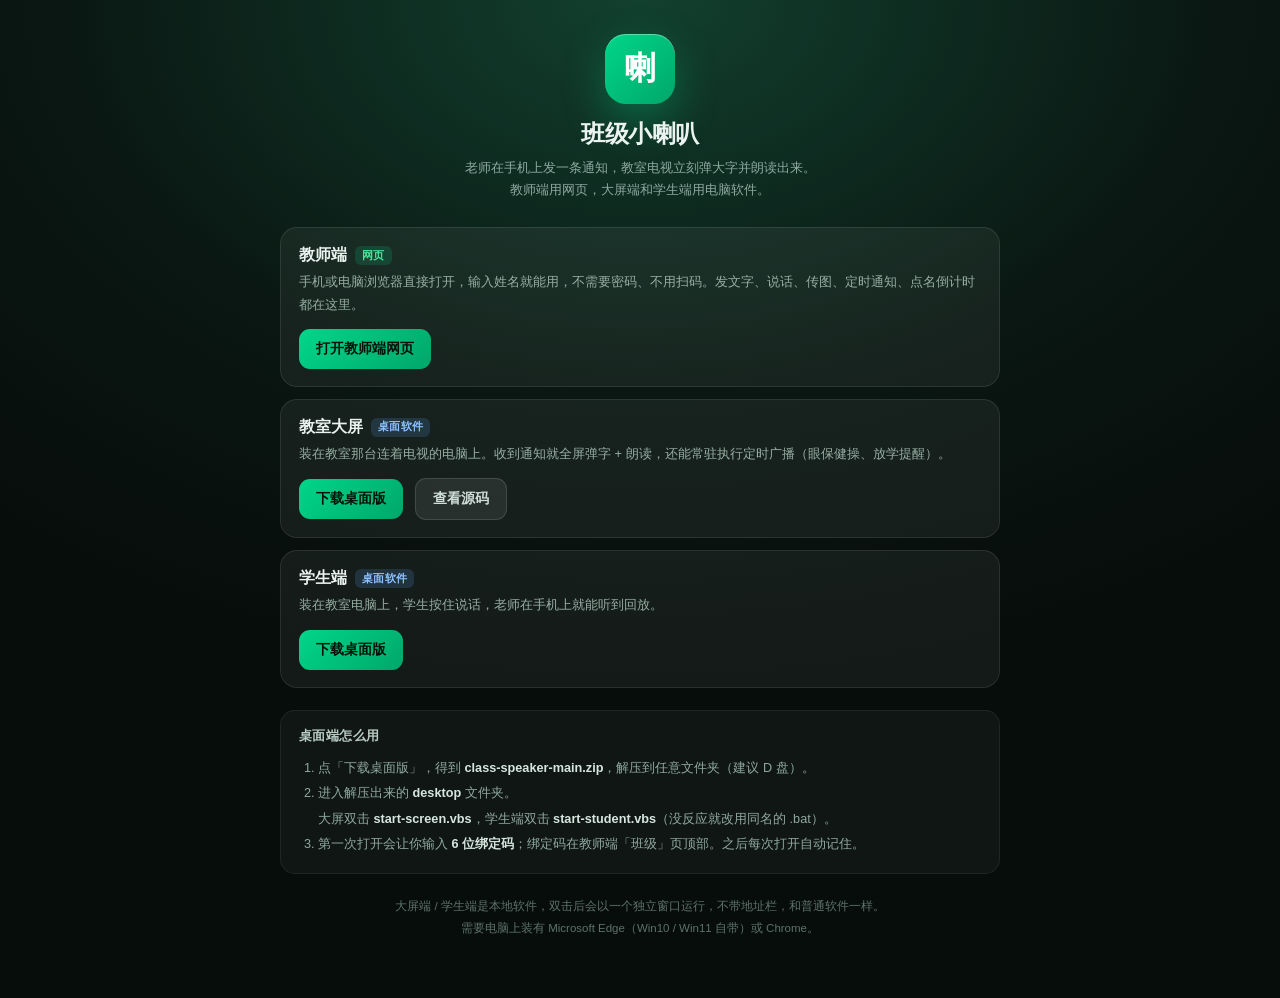
<file: desktop.html>
<!DOCTYPE html>
<html lang="zh-CN">
<head>
<meta charset="UTF-8">
<meta name="viewport" content="width=device-width, initial-scale=1, viewport-fit=cover">
<title>班级小喇叭 · 桌面版下载</title>
<style>
  *{box-sizing:border-box;-webkit-tap-highlight-color:transparent}
  html,body{margin:0}
  body{
    font-family:-apple-system,BlinkMacSystemFont,"PingFang SC","Microsoft YaHei",sans-serif;
    background:radial-gradient(1000px 680px at 50% 0%,#12402F 0%,#0A1712 58%,#070D0B 100%);
    color:#EAF3EF;min-height:100vh;padding:34px 20px 46px;
  }
  .wrap{width:min(720px,100%);margin:0 auto}
  .head{text-align:center;margin-bottom:26px}
  .logo{
    width:70px;height:70px;border-radius:21px;margin:0 auto 14px;
    background:linear-gradient(135deg,#00D68A,#00A76A);
    display:flex;align-items:center;justify-content:center;
    font-size:32px;font-weight:800;color:#fff;
    box-shadow:0 16px 40px rgba(0,199,126,.34),inset 0 1px 0 rgba(255,255,255,.35);
  }
  h1{font-size:24px;margin:0 0 7px;letter-spacing:-.4px}
  .sub{color:#8FA9A0;font-size:13px;line-height:1.7;margin:0}
  .cards{display:grid;gap:12px}
  .card{
    background:rgba(255,255,255,.055);border:1px solid rgba(255,255,255,.09);
    border-radius:17px;padding:17px 18px;
  }
  .card h2{margin:0 0 5px;font-size:15.5px;display:flex;align-items:center;gap:8px}
  .tag{font-size:10.5px;font-weight:700;padding:2.5px 7px;border-radius:6px;letter-spacing:.3px}
  .tag.web{background:rgba(0,214,138,.16);color:#4BE39B}
  .tag.app{background:rgba(96,165,250,.16);color:#8CC2FF}
  .card p{margin:0 0 13px;color:#97AEA4;font-size:12.8px;line-height:1.75}
  .btn{
    display:inline-flex;align-items:center;gap:6px;padding:11px 17px;border-radius:11px;
    background:linear-gradient(135deg,#00D68A,#00A76A);color:#04120C;
    font-size:13.5px;font-weight:800;text-decoration:none;
  }
  .btn.ghost{background:rgba(255,255,255,.08);color:#CFDED8;border:1px solid rgba(255,255,255,.12)}
  .btn:active{transform:translateY(1px)}
  .steps{margin-top:22px;background:rgba(255,255,255,.04);border:1px solid rgba(255,255,255,.07);border-radius:15px;padding:16px 18px}
  .steps h3{margin:0 0 11px;font-size:13px;color:#B9CCC4;letter-spacing:.4px}
  .steps ol{margin:0;padding-left:19px;color:#8FA9A0;font-size:12.7px;line-height:2}
  .steps b{color:#D6E6DF;font-weight:700}
  .foot{margin-top:22px;text-align:center;font-size:11.5px;color:#5D7269;line-height:1.9}
  .foot a{color:#7E988D}
</style>
</head>
<body>
<div class="wrap">
  <div class="head">
    <div class="logo">喇</div>
    <h1>班级小喇叭</h1>
    <p class="sub">老师在手机上发一条通知，教室电视立刻弹大字并朗读出来。<br>教师端用网页，大屏端和学生端用电脑软件。</p>
  </div>

  <div class="cards">
    <div class="card">
      <h2>教师端 <span class="tag web">网页</span></h2>
      <p>手机或电脑浏览器直接打开，输入姓名就能用，不需要密码、不用扫码。发文字、说话、传图、定时通知、点名倒计时都在这里。</p>
      <a class="btn" id="teacher" href="index.html">打开教师端网页</a>
    </div>

    <div class="card">
      <h2>教室大屏 <span class="tag app">桌面软件</span></h2>
      <p>装在教室那台连着电视的电脑上。收到通知就全屏弹字 + 朗读，还能常驻执行定时广播（眼保健操、放学提醒）。</p>
      <a class="btn" href="https://github.com/moophy/class-speaker/archive/refs/heads/main.zip">下载桌面版</a>
      <a class="btn ghost" href="https://github.com/moophy/class-speaker" style="margin-left:8px">查看源码</a>
    </div>

    <div class="card">
      <h2>学生端 <span class="tag app">桌面软件</span></h2>
      <p>装在教室电脑上，学生按住说话，老师在手机上就能听到回放。</p>
      <a class="btn" href="https://github.com/moophy/class-speaker/archive/refs/heads/main.zip">下载桌面版</a>
    </div>
  </div>

  <div class="steps">
    <h3>桌面端怎么用</h3>
    <ol>
      <li>点「下载桌面版」，得到 <b>class-speaker-main.zip</b>，解压到任意文件夹（建议 D 盘）。</li>
      <li>进入解压出来的 <b>desktop</b> 文件夹。<br>大屏双击 <b>start-screen.vbs</b>，学生端双击 <b>start-student.vbs</b>（没反应就改用同名的 .bat）。</li>
      <li>第一次打开会让你输入 <b>6 位绑定码</b>；绑定码在教师端「班级」页顶部。之后每次打开自动记住。</li>
    </ol>
  </div>

  <p class="foot">
    大屏端 / 学生端是本地软件，双击后会以一个独立窗口运行，不带地址栏，和普通软件一样。<br>
    需要电脑上装有 Microsoft Edge（Win10 / Win11 自带）或 Chrome。
  </p>
</div>

<script>
(function () {
  // 教师端就在同目录的 index.html（姓名登录，无需扫码）
  try {
    var p = new URLSearchParams(location.search);
    var code = (p.get('code') || '').trim();
    document.getElementById('teacher').href = 'index.html' + (/^\d{6}$/.test(code) ? '?code=' + code : '');
  } catch (e) {}
})();
</script>
</body>
</html>
</file>
